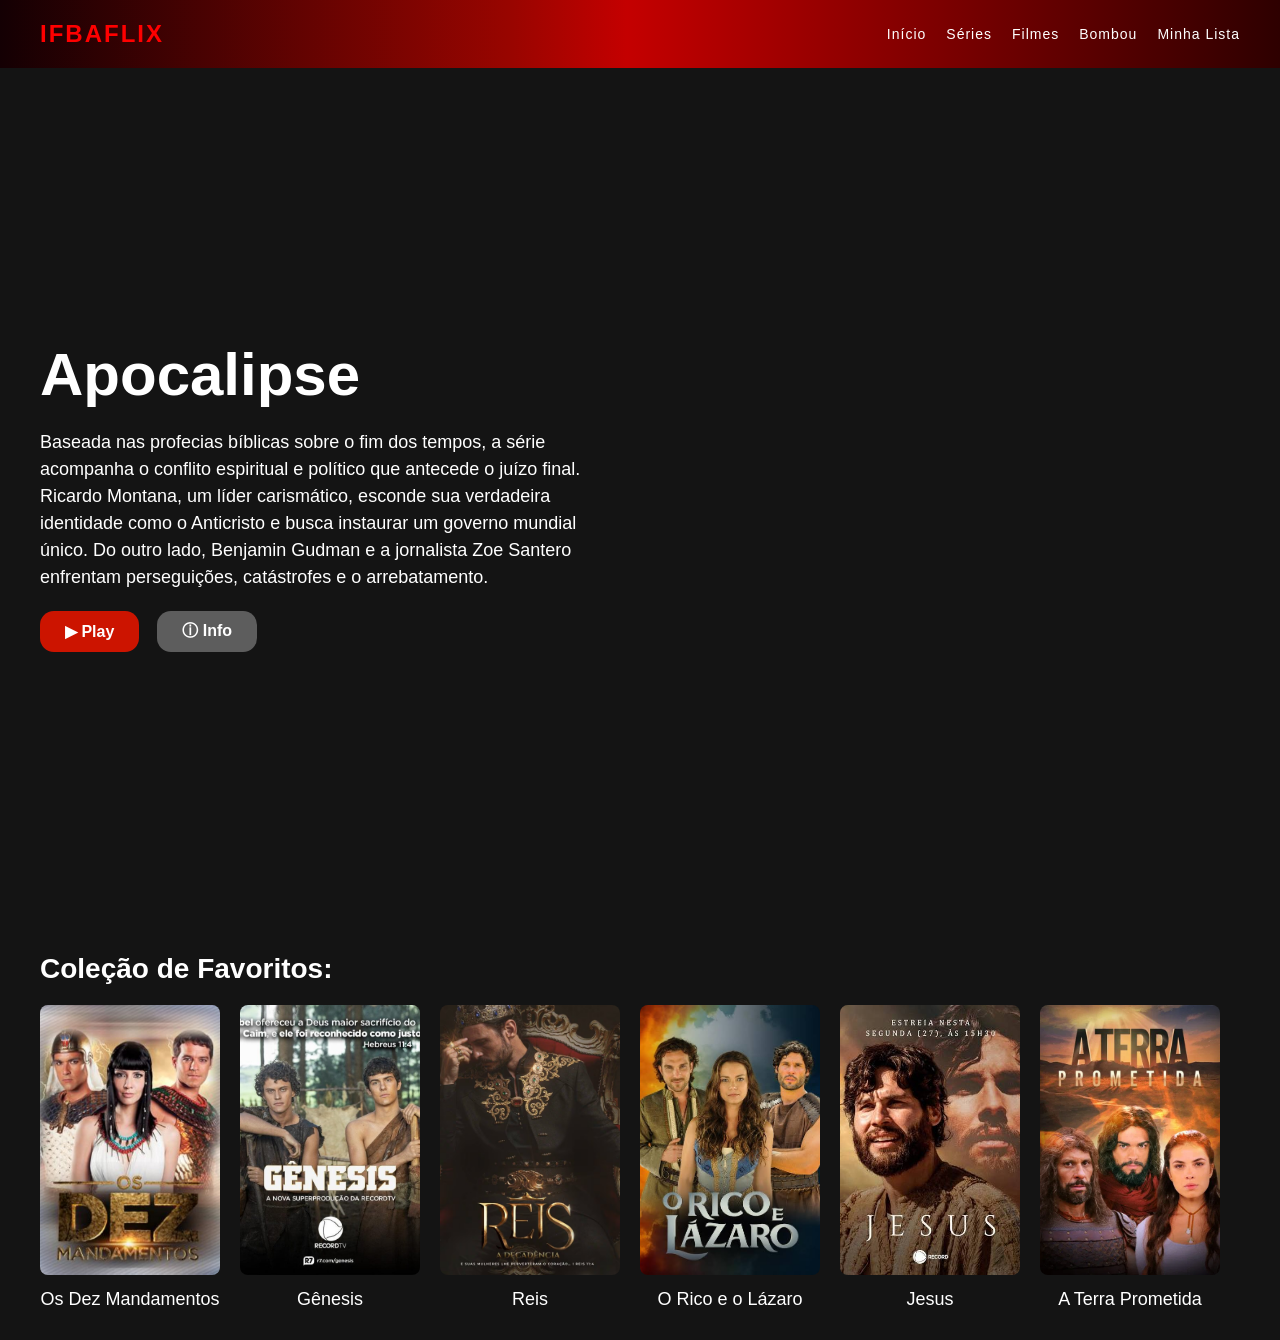
<file: catalogo.html>
<!DOCTYPE html>
<html lang="pt-BR">
<head>
    <meta charset="UTF-8">
    <meta name="viewport" content="width=device-width, initial-scale=1.0">
    <title>Catálogo - IFBAFLIX</title>
    <link rel="stylesheet" href="./catalogo.css">
</head>
<body>
    <header>
        <h1>IFBAFLIX</h1>
        <nav class="menu">
            <a href="./catalogo.html">Início</a>
            <a href="#">Séries</a>
            <a href="#">Filmes</a>
            <a href="#">Bombou</a>
            <a href="#">Minha Lista</a>
        </nav>
    </header>

    <section class="sectionBanner banner-apocalipse">
        <div class="banner">
            <h2>Apocalipse</h2>
            <p>Baseada nas profecias bíblicas sobre o fim dos tempos, a série acompanha o conflito espiritual e político que antecede o juízo final. Ricardo Montana, um líder carismático, esconde sua verdadeira identidade como o Anticristo e busca instaurar um governo mundial único. Do outro lado, Benjamin Gudman e a jornalista Zoe Santero enfrentam perseguições, catástrofes e o arrebatamento.</p>
            <div class="organizadorButton1">
                <button class="buton buton-play">▶ Play</button>
                <button class="buton buton-info">ⓘ Info</button>
            </div>
        </div>
    </section>

    <section class="sectionFilmes">
        <div class="organizadorFilmes">
            <h2>Coleção de Favoritos:</h2>
            <div class="listaFilmes">
                <a href="./pagina1.html" class="cardFilme">
                    <img src="./mandamentos.jpg" alt="Os Dez Mandamentos">
                    <p>Os Dez Mandamentos</p>
                </a>
                <a href="./pagina2.html" class="cardFilme">
                    <img src="./genesis.jpg" alt="Gênesis">
                    <p>Gênesis</p>
                </a>
                <a href="#" class="cardFilme">
                    <img src="./reis.jpg" alt="Reis">
                    <p>Reis</p>
                </a>
                <a href="#" class="cardFilme">
                    <img src="./rico.jpg" alt="O Rico e o Lázaro">
                    <p>O Rico e o Lázaro</p>
                </a>
                <a href="#" class="cardFilme">
                    <img src="./jjjjj.jpg" alt="Jesus">
                    <p>Jesus</p>
                </a>
                <a href="#" class="cardFilme">
                    <img src="./terra.jpg" alt="A Terra Prometida">
                    <p>A Terra Prometida</p>
                </a>
            </div>
        </div>
    </section>
</body>
</html>
</file>
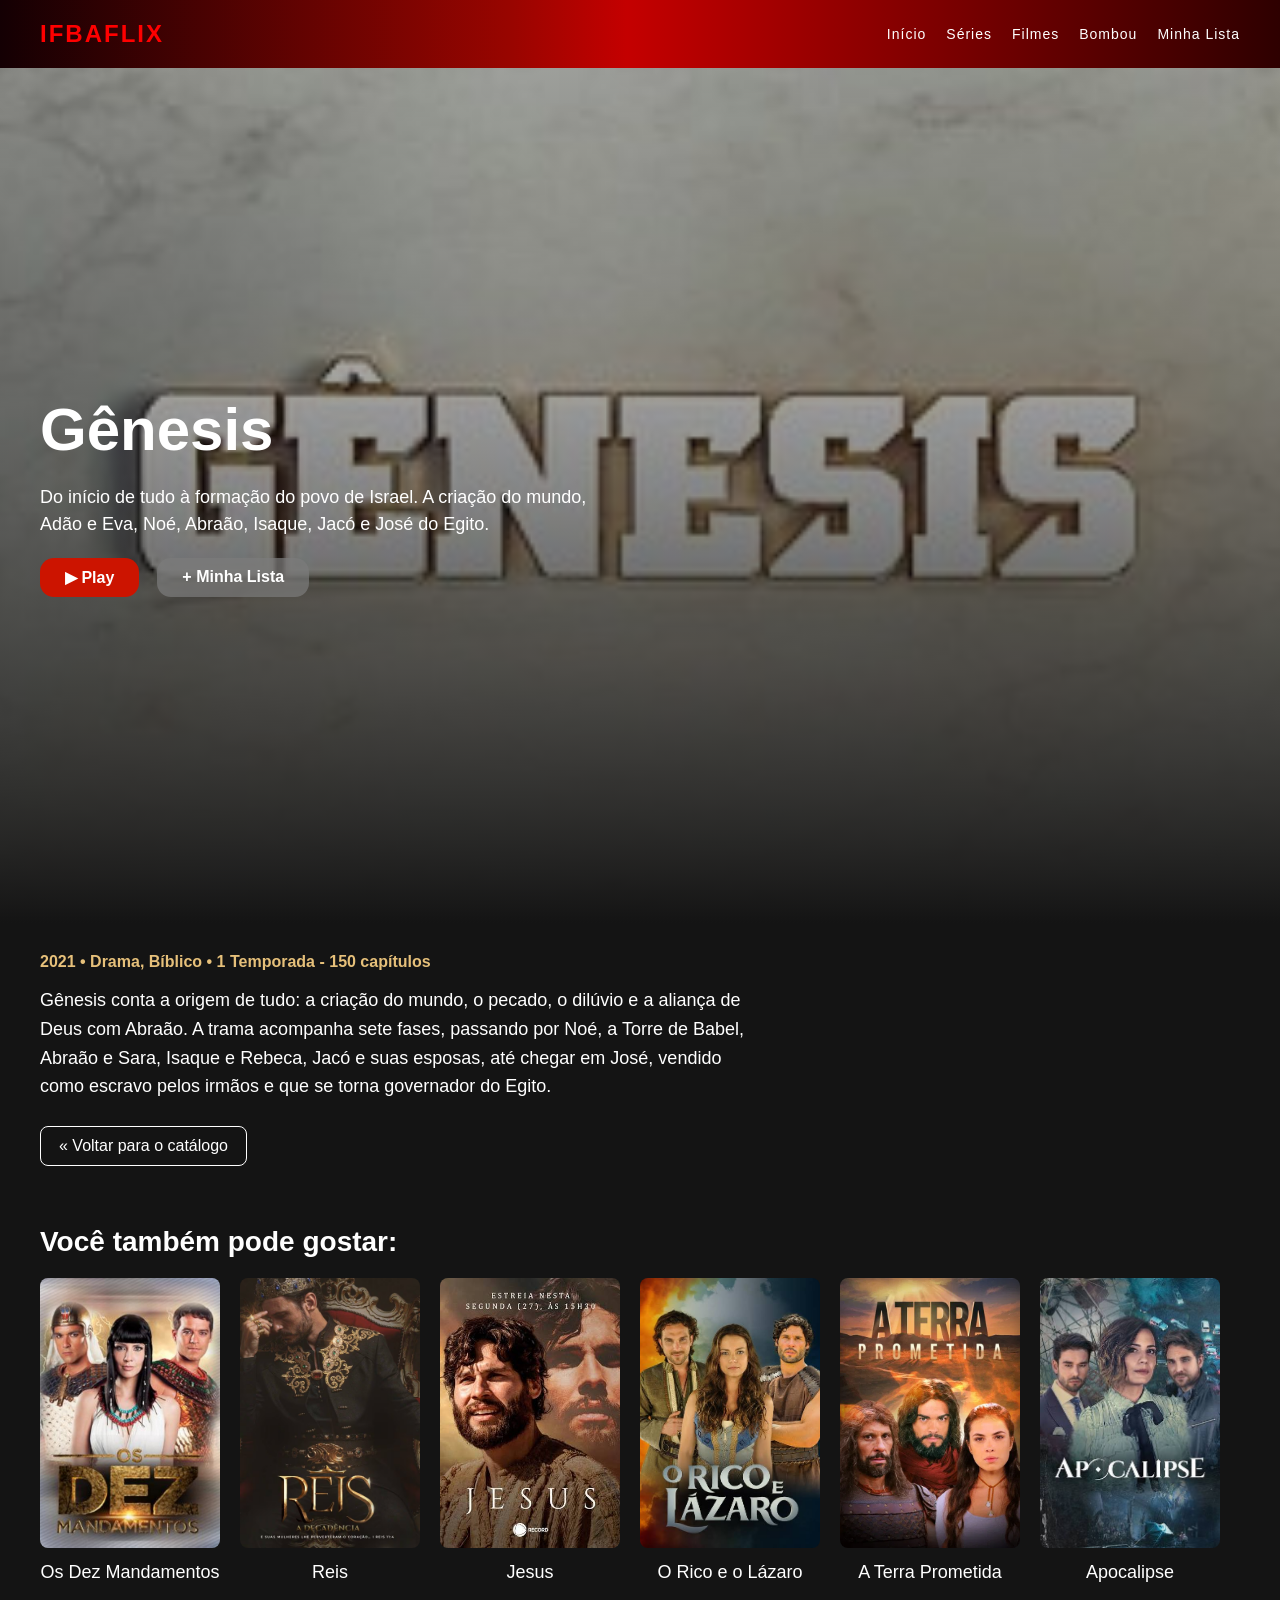
<file: pagina2.html>
<!DOCTYPE html>
<html lang="pt-BR">
<head>
    <meta charset="UTF-8">
    <meta name="viewport" content="width=device-width, initial-scale=1.0">
    <title>Gênesis - IFBAFLIX</title>
    <link rel="stylesheet" href="./catalogo.css">
</head>
<body>
    <header>
        <h1>IFBAFLIX</h1>
        <nav class="menu">
            <a href="./catalogo.html">Início</a>
            <a href="#">Séries</a>
            <a href="#">Filmes</a>
            <a href="#">Bombou</a>
            <a href="#">Minha Lista</a>
        </nav>
    </header>

    <section class="sectionBanner banner-genesis">
        <div class="banner">
            <h2>Gênesis</h2>
            <p>Do início de tudo à formação do povo de Israel. A criação do mundo, Adão e Eva, Noé, Abraão, Isaque, Jacó e José do Egito.</p>
            <div class="organizadorButton1">
                <button class="buton buton-play">▶ Play</button>
                <button class="buton buton-info">+ Minha Lista</button>
            </div>
        </div>
    </section>

    <section class="sectionInfoDetalhe">
        <p class="fichatecnica">2021 • Drama, Bíblico • 1 Temporada - 150 capítulos</p>
        <p class="sinopse">Gênesis conta a origem de tudo: a criação do mundo, o pecado, o dilúvio e a aliança de Deus com Abraão. A trama acompanha sete fases, passando por Noé, a Torre de Babel, Abraão e Sara, Isaque e Rebeca, Jacó e suas esposas, até chegar em José, vendido como escravo pelos irmãos e que se torna governador do Egito.</p>
        <a href="./catalogo.html" class="butaoVoltar">« Voltar para o catálogo</a>
    </section>

    <section class="sectionFilmes">
        <div class="organizadorFilmes">
            <h2>Você também pode gostar:</h2>
            <div class="listaFilmes">
                <a href="./pagina1.html" class="cardFilme">
                    <img src="./mandamentos.jpg" alt="Os Dez Mandamentos">
                    <p>Os Dez Mandamentos</p>
                </a>
                <a href="#" class="cardFilme">
                    <img src="reis.jpg" alt="Reis">
                    <p>Reis</p>
                </a>
                <a href="#" class="cardFilme">
                    <img src="./jjjjj.jpg" alt="Jesus">
                    <p>Jesus</p>
                </a>
                <a href="#" class="cardFilme">
                    <img src="./rico.jpg" alt="O Rico e o Lázaro">
                    <p>O Rico e o Lázaro</p>
                </a>
                <a href="#" class="cardFilme">
                    <img src="./terra.jpg" alt="A Terra Prometida">
                    <p>A Terra Prometida</p>
                </a>
                <a href="#" class="cardFilme">
                    <img src="./apocalipse.jpg" alt="Apocalipse">
                    <p>Apocalipse</p>
                </a>
                
            </div>
        </div>
    </section>
</body>
</html>
</file>
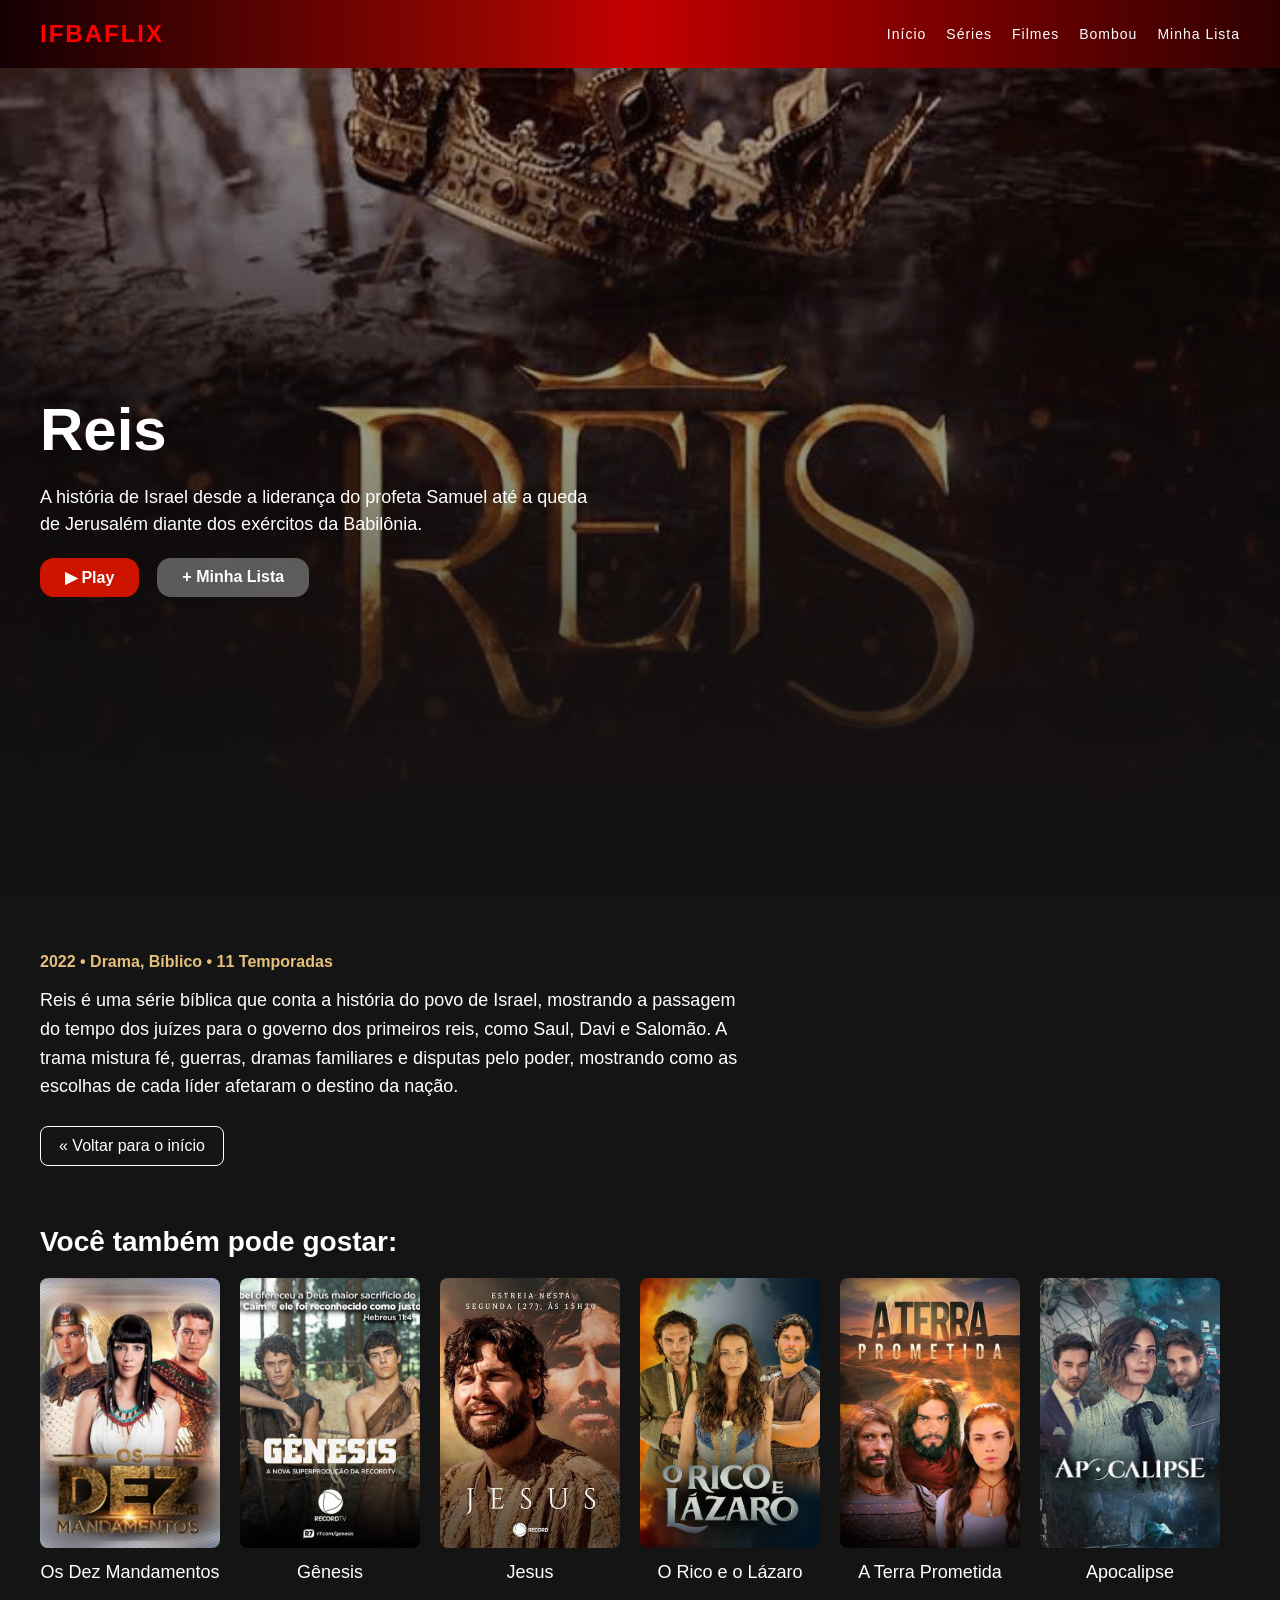
<file: pagina3.html>
<!DOCTYPE html>
<html lang="pt-BR">
<head>
    <meta charset="UTF-8">
    <meta name="viewport" content="width=device-width, initial-scale=1.0">
    <title>Reis - IFBAFLIX</title>
    <link rel="stylesheet" href="./catalogo.css">
</head>
<body>
    <header>
        <h1>IFBAFLIX</h1>
        <nav class="menu">
            <a href="./catalogo.html">Início</a>
            <a href="#">Séries</a>
            <a href="#">Filmes</a>
            <a href="#">Bombou</a>
            <a href="#">Minha Lista</a>
        </nav>
    </header>

    <section class="sectionBanner banner-reis">
        <div class="banner">
            <h2>Reis</h2>
            <p>A história de Israel desde a liderança do profeta Samuel até a queda de Jerusalém diante dos exércitos da Babilônia.</p>
            <div class="organizadorButton1">
                <button class="buton buton-play">▶ Play</button>
                <button class="buton buton-info">+ Minha Lista</button>
            </div>
        </div>
    </section>

    <section class="sectionInfoDetalhe">
        <p class="fichatecnica">2022 • Drama, Bíblico • 11 Temporadas </p>
        <p class="sinopse">Reis é uma série bíblica que conta a história do povo de Israel, mostrando a passagem
          do tempo dos juízes para o governo dos primeiros reis, como Saul, Davi e Salomão. A trama mistura fé,
          guerras, dramas familiares e disputas pelo poder, mostrando como as escolhas de cada líder afetaram o destino da nação.</p>
        <a href="./catalogo.html" class="butaoVoltar">« Voltar para o início</a>
    </section>

    <section class="sectionFilmes">
        <div class="organizadorFilmes">
            <h2>Você também pode gostar:</h2>
            <div class="listaFilmes">
                <a href="./pagina1.html" class="cardFilme">
                    <img src="./mandamentos.jpg" alt="Os Dez Mandamentos">
                    <p>Os Dez Mandamentos</p>
                </a>
                <a href="./pagina2.html" class="cardFilme">
                    <img src="./genesis.jpg" alt="Gênesis">
                    <p>Gênesis</p>
                </a>
                <a href="#" class="cardFilme">
                    <img src="./jjjjj.jpg" alt="Jesus">
                    <p>Jesus</p>
                </a>
                <a href="#" class="cardFilme">
                    <img src="./rico.jpg" alt="O Rico e o Lázaro">
                    <p>O Rico e o Lázaro</p>
                </a>
                <a href="#" class="cardFilme">
                    <img src="./terra.jpg" alt="A Terra Prometida">
                    <p>A Terra Prometida</p>
                </a>
                <a href="#" class="cardFilme">
                    <img src="./apocalipse.jpg" alt="Apocalipse">
                    <p>Apocalipse</p>
                </a>
                
            </div>
        </div>
    </section>
</body>
</html>
</file>
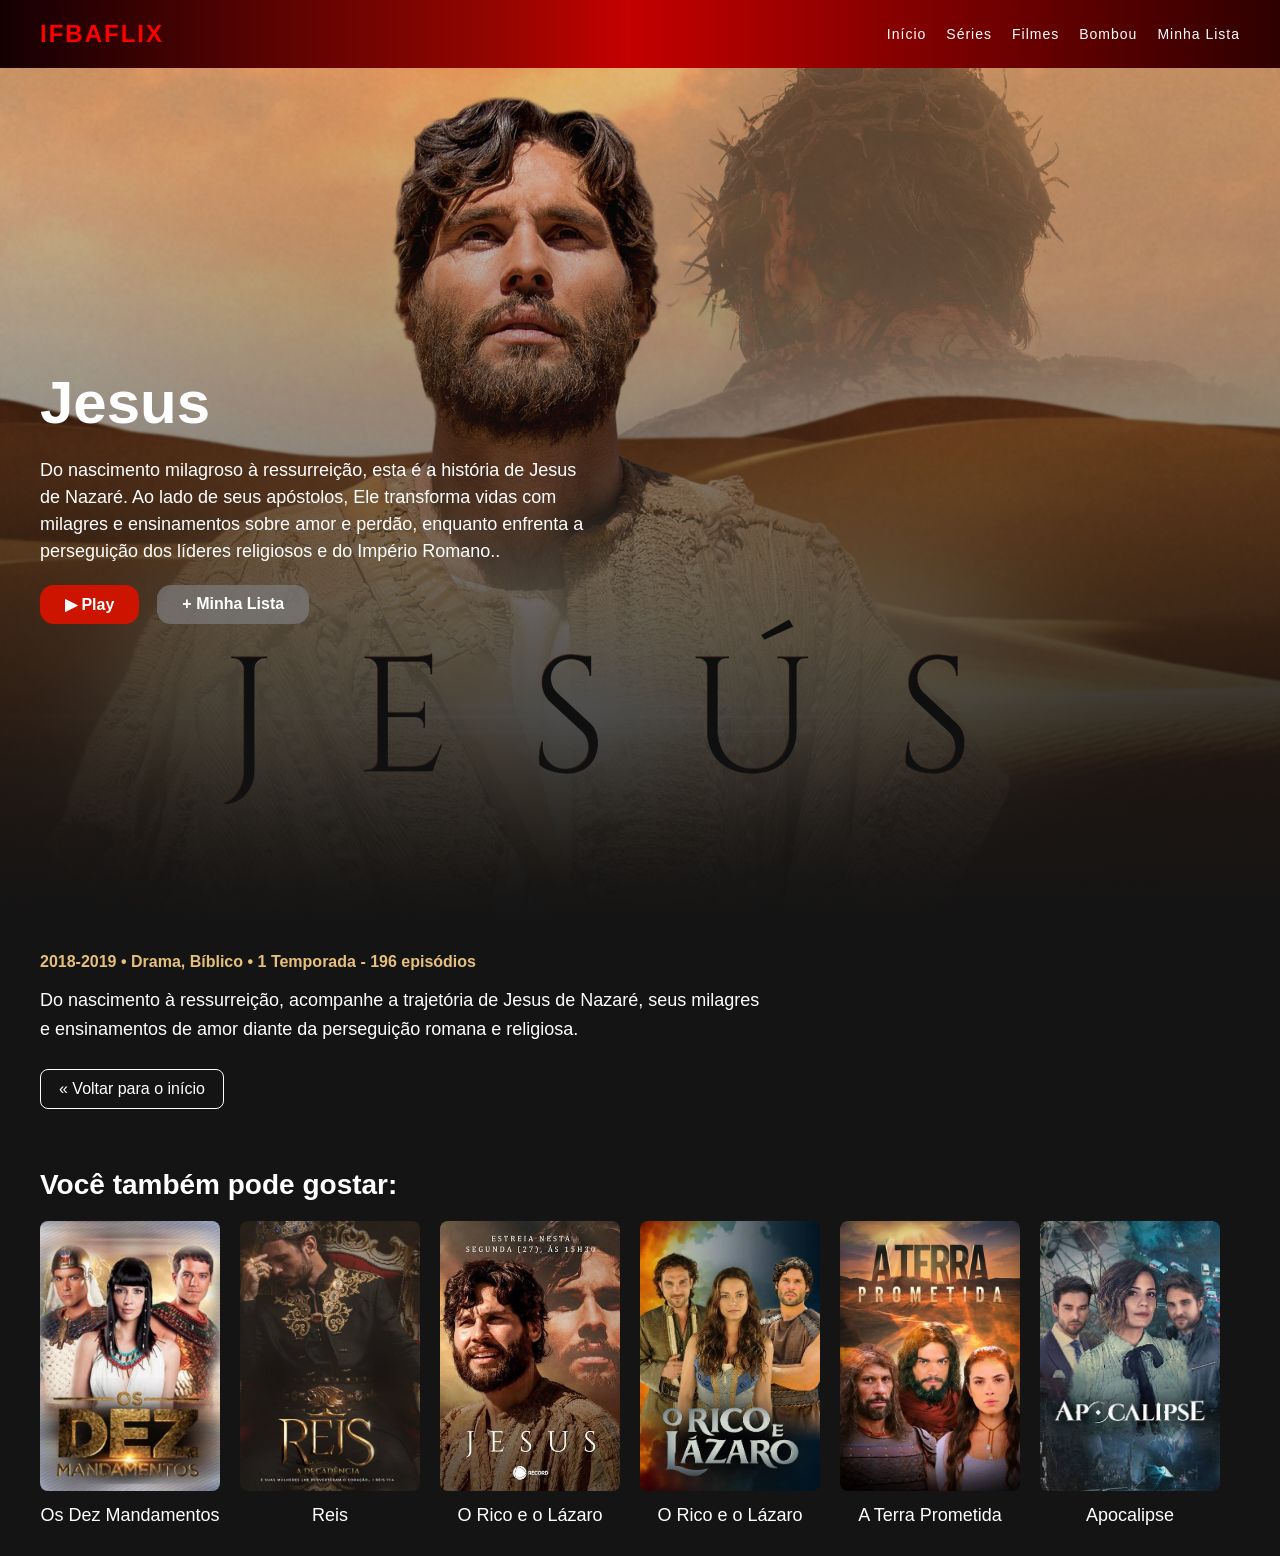
<file: pagina4.html>
<!DOCTYPE html>
<html lang="pt-BR">
<head>
    <meta charset="UTF-8">
    <meta name="viewport" content="width=device-width, initial-scale=1.0">
    <title>Jesus - IFBAFLIX</title>
    <link rel="stylesheet" href="./catalogo.css">
</head>
<body>
    <header>
        <h1>IFBAFLIX</h1>
        <nav class="menu">
            <a href="./catalogo.html">Início</a>
            <a href="#">Séries</a>
            <a href="#">Filmes</a>
            <a href="#">Bombou</a>
            <a href="#">Minha Lista</a>
        </nav>
    </header>

    <section class="sectionBanner banner-jesus">
        <div class="banner">
            <h2>Jesus</h2>
            <p>Do nascimento milagroso à ressurreição, esta é a história de Jesus de Nazaré.
              Ao lado de seus apóstolos, Ele transforma vidas com milagres e ensinamentos sobre
              amor e perdão, enquanto enfrenta a perseguição dos líderes religiosos e do Império Romano..</p>
            <div class="organizadorButton1">
                <button class="buton buton-play">▶ Play</button>
                <button class="buton buton-info">+ Minha Lista</button>
            </div>
        </div>
    </section>

    <section class="sectionInfoDetalhe">
        <p class="fichatecnica">2018-2019 • Drama, Bíblico • 1 Temporada - 196 episódios</p>
        <p class="sinopse">Do nascimento à ressurreição, acompanhe a trajetória de Jesus de Nazaré,
          seus milagres e ensinamentos de amor diante da perseguição romana e religiosa.</p>
        <a href="./catalogo.html" class="butaoVoltar">« Voltar para o início</a>
    </section>

    <section class="sectionFilmes">
        <div class="organizadorFilmes">
            <h2>Você também pode gostar:</h2>
            <div class="listaFilmes">
                <a href="./pagina1.html" class="cardFilme">
                    <img src="./mandamentos.jpg" alt="Os Dez Mandamentos">
                    <p>Os Dez Mandamentos</p>
                </a>
                <a href="#" class="cardFilme">
                    <img src="reis.jpg" alt="Reis">
                    <p>Reis</p>
                </a>
                <a href="#" class="cardFilme">
                    <img src="./jjjjj.jpg" alt="Jesus">
                    <p>O Rico e o Lázaro</p>
                </a>
                <a href="#" class="cardFilme">
                    <img src="./rico.jpg" alt="O Rico e o Lázaro">
                    <p>O Rico e o Lázaro</p>
                </a>
                <a href="#" class="cardFilme">
                    <img src="./terra.jpg" alt="A Terra Prometida">
                    <p>A Terra Prometida</p>
                </a>
                <a href="#" class="cardFilme">
                    <img src="./apocalipse.jpg" alt="Apocalipse">
                    <p>Apocalipse</p>
                </a>
                
            </div>
        </div>
    </section>
</body>
</html>
</file>
<file: catalogo.css>
*{
    margin: 0;
    padding: 0;
    box-sizing: border-box;
}

body{
    background-color: #141414;
    font-family: Roboto, sans-serif;
}

header{
    display: flex;
    align-items: center;
    justify-content: space-between;
    padding: 20px 40px;
    background: linear-gradient(90deg, rgba(20,0,3,1) 0%, rgba(153,5,0,1) 40%, rgba(196,0,0,1) 49%, rgba(46,0,0,1) 100%);
}

header h1{
    color: #ff0000;
    font-size: 24px;
    font-weight: 800;
    letter-spacing: 2px;
}

.menu{
    display: flex;
    gap: 20px;
}

.menu a{
    color: white;
    text-decoration: none;
    font-size: 14px;
    letter-spacing: 1px;
}

.menu a:hover{
    color: #ff4d4d;
    text-decoration: underline;
}

/* BANNER GERAL */
.sectionBanner{
    min-height: 95vh;
    background-size: cover;
    background-position: center;
    display: flex;
    align-items: center;
    padding: 40px;
    position: relative;
}

.sectionBanner::after{
    content: "";
    position: absolute;
    top: 0; left: 0;
    width: 100%; height: 100%;
    background: linear-gradient(to top, #141414 0%, rgba(20,20,20,0.5) 50%, rgba(20,20,20,0.1) 100%);
}

.banner-apocalipse{
    background-image: url(https://occ-0-2219-2218.1.nflxso.net/dnm/api/v6/6AYY37jfdO6hpXcMjf9Yu5cnmO0/AAAABSO8K6mHbzd0DB4jLBB1MbHWXsQaCWyt2zozs8fankMtx72VbCnvzgEdOl9CP29jnYmIwpLEg_7PHFh-ymq-nOmuYXKPV88eDWq9.jpg?r=9a7);
}

.banner-dez{
    background-image: url("./logotipomandamentos.jpg");
}

.banner-reis{
    background-image: url("./banerreis.jpg");
}

.banner-genesis{
    background-image: url("./logoogenesis.jpg");
}

.banner-jesus{
    background-image: url("./jjbaner.jpg")
}
.organizadorButton1{
    display: flex;
    gap: 10px;
}

.banner{
    max-width: 550px;
    z-index: 2;
}

.banner h2{
    font-size: 60px;
    color: white;
    margin-bottom: 20px;
}

.banner p{
    color: white;
    font-size: 18px;
    line-height: 1.5;
    margin-bottom: 20px;
}

.buton{
    padding: 10px 25px;
    font-size: 16px;
    font-weight: bold;
    border-radius: 14px;
    cursor: pointer;
    margin-right: 8px;
    border: none;
}

.buton-play{
    background-color: #cc1400;
    color: #fff;
}

.buton-info{
    background-color: rgba(125,125,125,0.7);
    color: white;
}

.buton:hover{
    background-color: #fff;
    color: #000;
}

/* LISTA DE FILMES */
.sectionFilmes{
    padding: 30px 40px;
}

.organizadorFilmes h2{
    color: white;
    font-size: 28px;
    margin-bottom: 20px;
}

.listaFilmes{
    display: flex;
    flex-wrap: wrap;
    gap: 20px;
}

.cardFilme{
    width: 180px;
    text-decoration: none;
    color: white;
}

.cardFilme img{
    width: 100%;
    height: 270px;
    object-fit: cover;
    border-radius: 8px;
    transition: transform 0.3s ease;
    background-color: #222;
}

.cardFilme p{
    font-size: 18px;
    margin-top: 10px;
    text-align: center;
}

.cardFilme:hover img{
    transform: scale(1.05);
    box-shadow: -13px 14px 15px 1px rgba(242,191,120,0.58);
}

/* PÁGINA DE DETALHE */
.sectionInfoDetalhe{
    padding: 30px 40px;
    color: white;
    max-width: 800px;
}

.fichatecnica{
    font-weight: bold;
    margin-bottom: 15px;
    color: #e6c07a;
}

.sinopse{
    font-size: 18px;
    line-height: 1.6;
    margin-bottom: 25px;
}

.butaoVoltar{
    display: inline-block;
    color: white;
    text-decoration: none;
    border: 1px solid white;
    padding: 10px 18px;
    border-radius: 8px;
}

.butaoVoltar:hover{
    background-color: white;
    color: black;
}

/* PÁGINA ADICIONAR PERFIL - ESTILO NETFLIX */
.tela-perfil{
    min-height: 100vh;
    display: flex;
    flex-direction: column;
    align-items: center;
    justify-content: center;
    color: white;
    padding: 20px;
}

.tela-perfil h1{
    font-size: 48px;
    font-weight: 400;
    margin-bottom: 10px;
    text-align: center;
}

.tela-perfil p{
    color: #808080;
    margin-bottom: 30px;
    text-align: center;
}

.form-perfil{
    display: flex;
    flex-direction: column;
    align-items: center;
    gap: 20px;
    width: 100%;
    max-width: 400px;
}

.avatar-escolha{
    display: flex;
    gap: 15px;
    flex-wrap: wrap;
    justify-content: center;
}

.avatar-escolha label{
    cursor: pointer;
}

.avatar-escolha input{
    display: none;
}

.avatar-escolha img{
    width: 90px;
    height: 90px;
    border-radius: 8px;
    object-fit: cover;
    border: 3px solid transparent;
}

.avatar-escolha input:checked + img{
    border-color: white;
    transform: scale(1.08);
}

.input-nome{
    width: 100%;
    padding: 14px;
    background: #333;
    border: none;
    border-radius: 6px;
    color: white;
    font-size: 18px;
    outline: none;
}

.input-nome:focus{
    background: #4d4d4d;
    border: 1px solid white;
}

.check-infantil{
    color: #b3b3b3;
    font-size: 15px;
    display: flex;
    align-items: center;
    gap: 8px;
    cursor: pointer;
    align-self: flex-start;
}

.botoes-perfil{
    display: flex;
    gap: 15px;
    margin-top: 10px;
}

.btn-salvar{
    background: white;
    color: black;
    padding: 12px 30px;
    border: none;
    font-weight: bold;
    font-size: 16px;
    cursor: pointer;
}

.btn-cancelar{
    background: transparent;
    color: #808080;
    border: 1px solid #808080;
    padding: 12px 30px;
    font-size: 16px;
    cursor: pointer;
    text-decoration: none;
    display: flex;
    align-items: center;
}

.btn-salvar:hover{
    background: #cc1400;
    color: white;
}

.btn-cancelar:hover{
    color: white;
    border-color: white;
}
</file>
